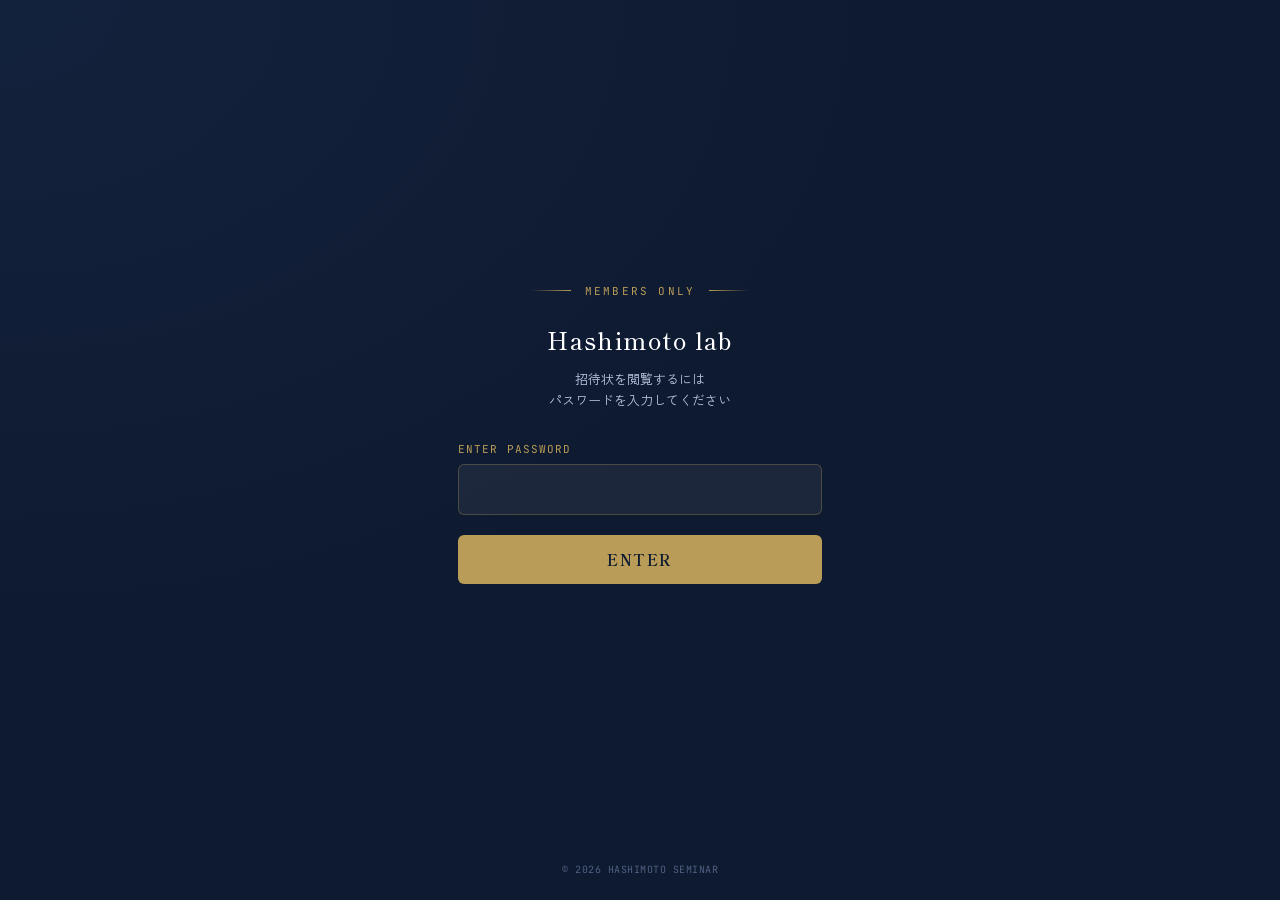
<file: index.html>
<!DOCTYPE html>
<html lang="ja">
<head>
  <meta charset="UTF-8">
  <meta name="viewport" content="width=device-width, initial-scale=1.0">
  <title>Hashimoto lab Blue Banquet & Lounge 2026</title>
  <link href="https://fonts.googleapis.com/css2?family=Shippori+Mincho&family=JetBrains+Mono:wght@400;500&family=Zen+Kaku+Gothic+New:wght@400;500;700&display=swap" rel="stylesheet">
  <style>
    :root {
      --navy-deep:  #0E1A30;
      --paper:      #FAF8F3;
      --blue:       #2C4A7C;
      --blue-deep:  #1B2E4F;
      --blue-pale:  #E7ECF5;
      --gold:       #B99C57;
      --ink:        #16233F;
      --ink-soft:   #5A6690;
      --line:       #D8D2C2;
      --radius:     6px;
    }

    * { box-sizing: border-box; }
    
    body {
      margin: 0;
      padding: 0;
      height: 100vh;
      display: flex;
      align-items: center;
      justify-content: center;
      background-color: var(--navy-deep);
      background-image: 
        radial-gradient(at 0% 0%, rgba(27, 46, 79, 0.4) 0px, transparent 50%),
        radial-gradient(at 100% 100%, rgba(14, 26, 48, 0.8) 0px, transparent 50%);
      font-family: 'Zen Kaku Gothic New', sans-serif;
      color: var(--paper);
      overflow: hidden;
    }

    .gate-container {
      width: 100%;
      max-width: 420px;
      padding: 40px 28px;
      text-align: center;
      position: relative;
    }

    /* 上部の装飾ライン */
    .deco-line {
      display: flex;
      align-items: center;
      justify-content: center;
      gap: 14px;
      margin-bottom: 24px;
    }
    .deco-line .line {
      height: 1px;
      width: 40px;
      background: linear-gradient(90deg, transparent, var(--gold));
    }
    .deco-line .line.right {
      background: linear-gradient(90deg, var(--gold), transparent);
    }
    .deco-line span {
      font-family: 'JetBrains Mono', monospace;
      font-size: 11px;
      letter-spacing: 0.2em;
      color: var(--gold);
    }

    h1 {
      font-family: 'Shippori Mincho', serif;
      font-size: 24px;
      font-weight: 500;
      letter-spacing: 0.06em;
      margin: 0 0 12px;
      color: #fff;
    }

    p.lead {
      font-size: 13px;
      color: #B9C3DE;
      margin: 0 0 32px;
      line-height: 1.6;
    }

    .form-group {
      margin-bottom: 20px;
      text-align: left;
    }

    label {
      display: block;
      font-size: 11px;
      font-family: 'JetBrains Mono', monospace;
      color: var(--gold);
      margin-bottom: 8px;
      letter-spacing: 0.1em;
      text-transform: uppercase;
    }

    input[type="password"] {
      width: 100%;
      padding: 14px 16px;
      font-size: 16px;
      background: rgba(250, 248, 243, 0.06);
      border: 1px solid rgba(185, 156, 87, 0.3);
      border-radius: var(--radius);
      color: #fff;
      font-family: 'JetBrains Mono', monospace;
      transition: all 0.25s ease;
      text-align: center;
      letter-spacing: 0.15em;
    }

    input[type="password"]:focus {
      outline: none;
      border-color: var(--gold);
      background: rgba(250, 248, 243, 0.1);
      box-shadow: 0 0 12px rgba(185, 156, 87, 0.2);
    }

    .btn-submit {
      width: 100%;
      padding: 14px;
      font-family: 'Shippori Mincho', serif;
      font-size: 15px;
      letter-spacing: 0.1em;
      background: var(--gold);
      color: var(--navy-deep);
      border: none;
      border-radius: var(--radius);
      cursor: pointer;
      font-weight: bold;
      transition: all 0.2s ease;
    }

    .btn-submit:hover {
      background: #fff;
      transform: translateY(-1px);
    }

    .error-msg {
      height: 18px;
      margin-top: 14px;
      font-size: 12px;
      color: #ff6b6b;
      opacity: 0;
      transition: opacity 0.2s ease;
    }
    .error-msg.show {
      opacity: 1;
    }

    footer {
      position: absolute;
      bottom: 24px;
      font-family: 'JetBrains Mono', monospace;
      font-size: 10px;
      color: rgba(147, 166, 214, 0.5);
      letter-spacing: 0.05em;
    }
  </style>
</head>
<body>

  <div class="gate-container">
    <div class="deco-line">
      <div class="line"></div>
      <span>MEMBERS ONLY</span>
      <div class="line right"></div>
    </div>

    <h1>Hashimoto lab</h1>
    <p class="lead">招待状を閲覧するには<br>パスワードを入力してください</p>

    <form id="gateForm">
      <div class="form-group">
        <label for="password">Enter Password</label>
        <input type="password" id="password" autocomplete="off" required >
      </div>
      <button type="submit" class="btn-submit">ENTER</button>
      <div id="errorMsg" class="error-msg">パスワードが正しくありません</div>
    </form>
  </div>

  <footer>© 2026 HASHIMOTO SEMINAR</footer>

  <script>
    document.getElementById('gateForm').addEventListener('submit', function(e) {
      e.preventDefault();
      
      const inputPass = document.getElementById('password').value;
      const errorMsg = document.getElementById('errorMsg');
      
      // パスワード判定（要件: hashilab）
      if (inputPass === 'hashilab') {
        errorMsg.classList.remove('show');
        
        // 成功したら「invite.html」にリダイレクト
        // 同一フォルダ内のinvite.htmlに遷移します
        window.location.href = 'invite.html';
      } else {
        // 間違っていたらエラーメッセージを表示して入力欄をクリア
        errorMsg.classList.add('show');
        document.getElementById('password').value = '';
        document.getElementById('password').focus();
      }
    });
  </script>
</body>
</html>
</file>
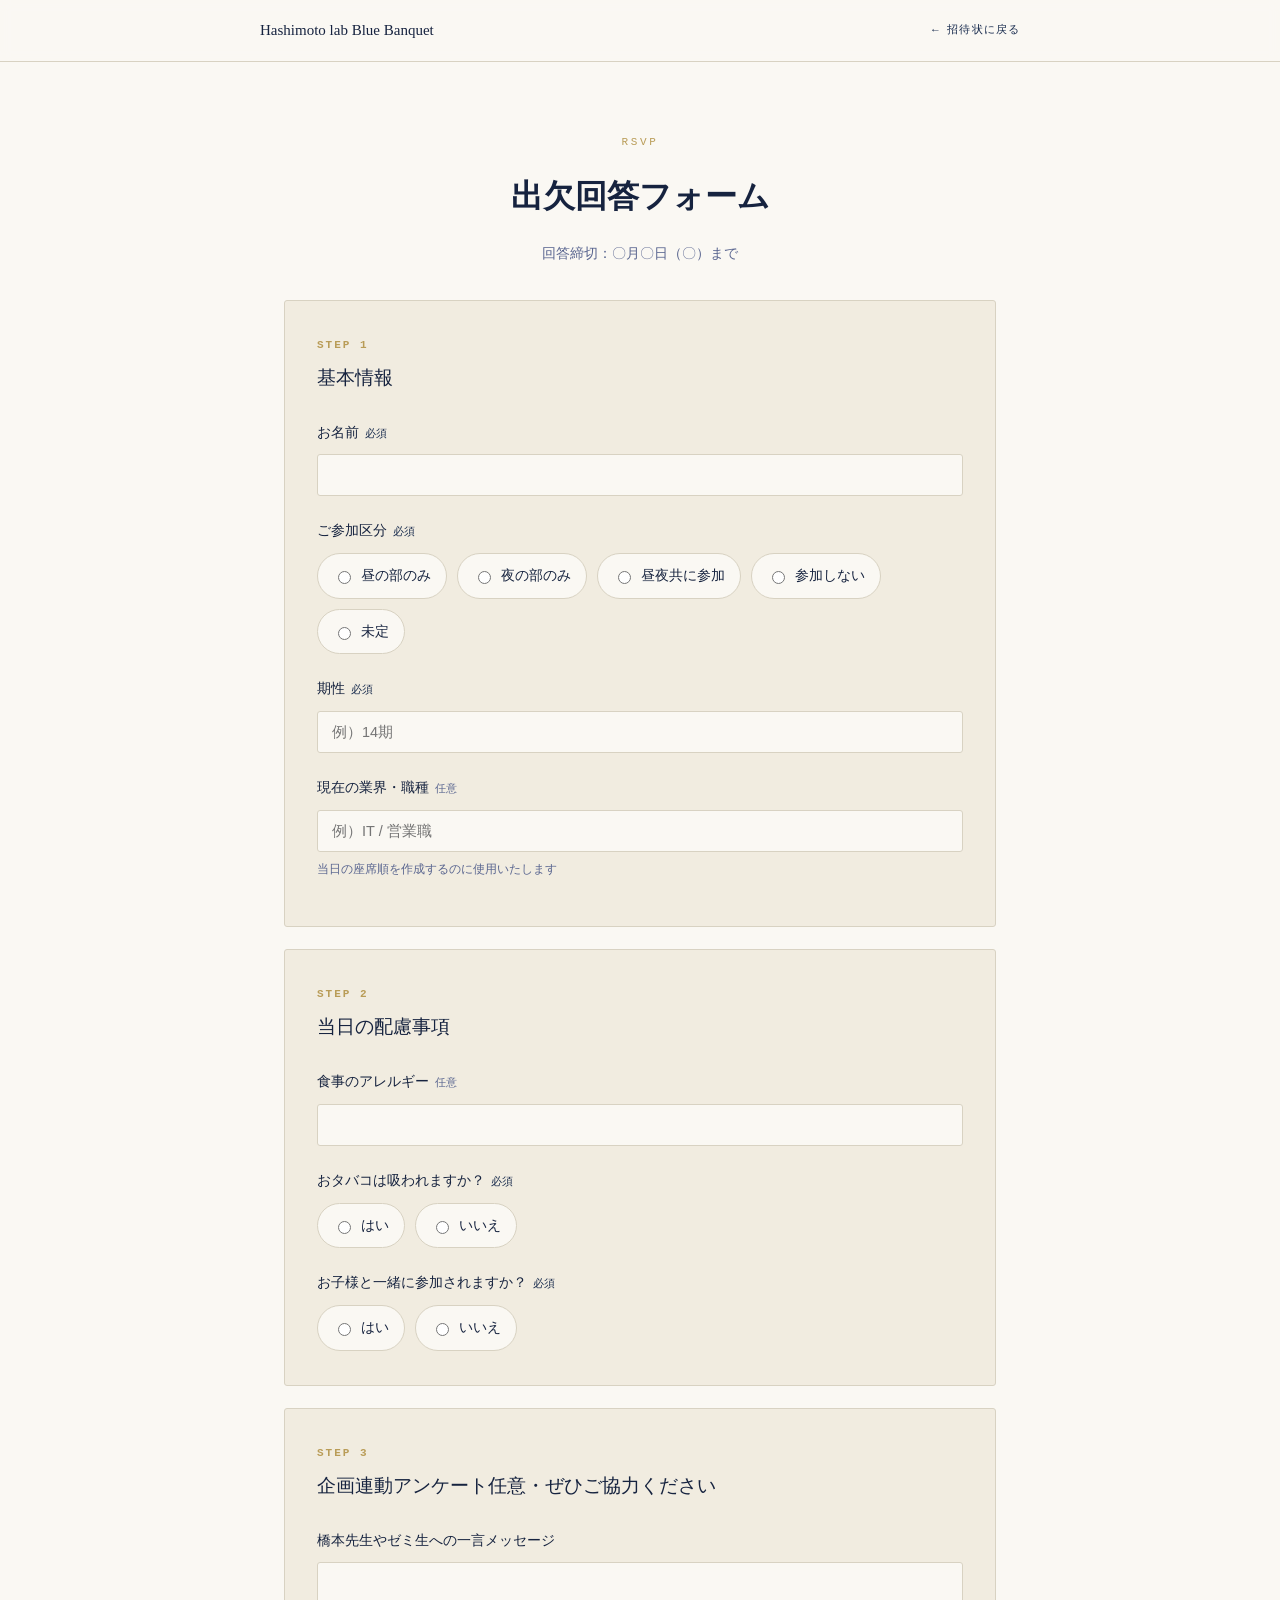
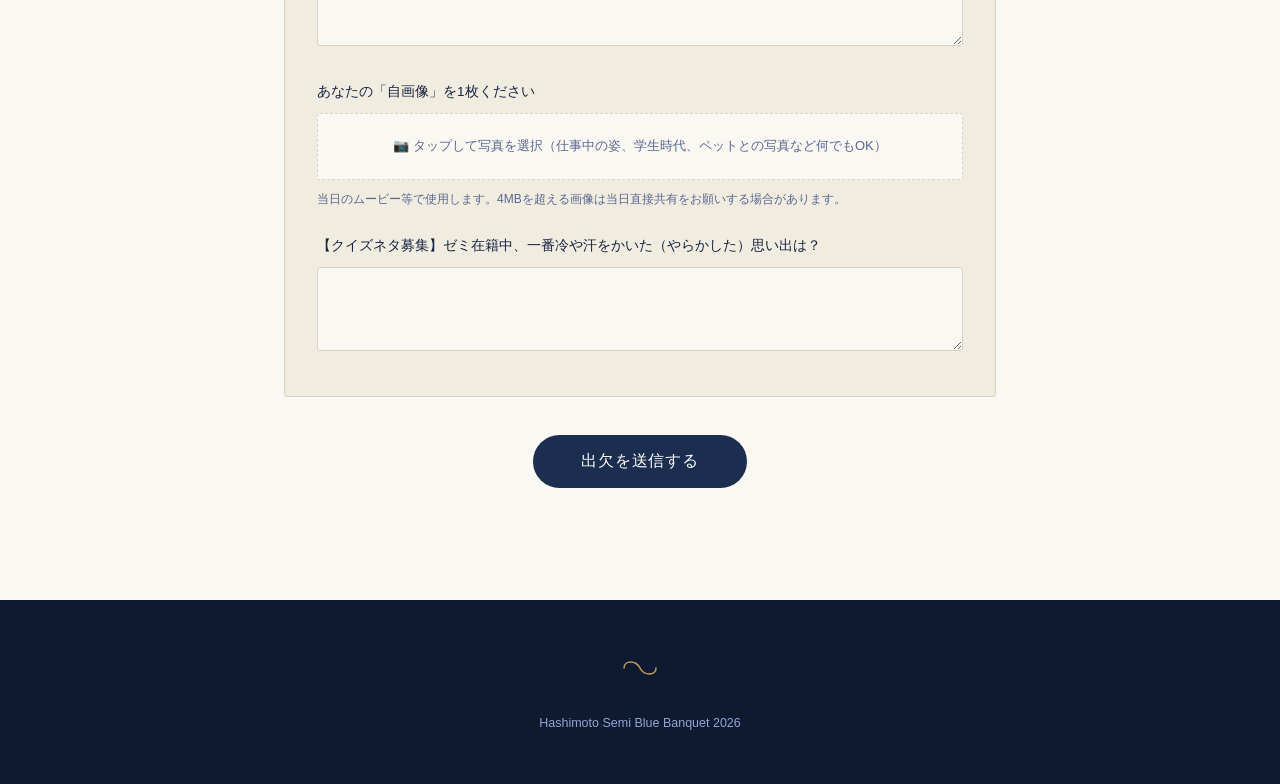
<file: rsvp.html>
<!DOCTYPE html>
<html lang="ja">
<head>
<meta charset="UTF-8">
<meta name="viewport" content="width=device-width, initial-scale=1.0">
<title>出欠回答フォーム | Hashimoto Semi Blue Banquet 2026</title>
<link rel="preconnect" href="https://fonts.googleapis.com">
<!-- ⬇️ 9行目を以下のGoogle Fontsの読み込みコード（本来のコード）に書き換えます -->
<link rel="preconnect" href="https://fonts.gstatic.com" crossorigin>
<link href="https://fonts.googleapis.com/css2?family=Noto+Sans+JP:wght@400;700&display=swap" rel="stylesheet">
<!-- ⬆️ ここまで書き換え -->
<link rel="stylesheet" href="styles.css">
</head>
<body>

<nav class="topnav">
  <div class="wrap">
    <a class="brand" href="index.html">Hashimoto lab Blue Banquet</a>
    <a class="back" href="index.html">← 招待状に戻る</a>
  </div>
</nav>

<div class="rsvp-hero wrap">
  <span class="kicker">RSVP</span>
  <h1 class="display">出欠回答フォーム</h1>
  <p>回答締切：〇月〇日（〇）まで</p>
</div>

<main class="wrap" style="padding-bottom:80px;">

  <form id="rsvpForm" novalidate>

    <div class="form-card">
      <h3>Step 1</h3>
      <div class="step-title">基本情報</div>

      <div class="field">
        <label class="q" for="name">お名前<span class="req">必須</span></label>
        <input type="text" id="name" name="name" required>
      </div>

      <div class="field">
        <label class="q">ご参加区分<span class="req">必須</span></label>
        <div class="radio-group">
          <label><input type="radio" name="attendance" value="昼の部のみ" required>昼の部のみ</label>
          <label><input type="radio" name="attendance" value="夜の部のみ">夜の部のみ</label>
          <label><input type="radio" name="attendance" value="昼夜共に参加">昼夜共に参加</label>
          <label><input type="radio" name="attendance" value="参加しない">参加しない</label>
          <label><input type="radio" name="attendance" value="未定">未定</label>
        </div>
      </div>

      <div class="field">
        <label class="q" for="cohort">期性<span class="req">必須</span></label>
        <input type="text" id="cohort" name="cohort" placeholder="例）14期" required>
      </div>

      <div class="field">
        <label class="q" for="industry">現在の業界・職種<span class="opt">任意</span></label>
        <input type="text" id="industry" name="industry" placeholder="例）IT / 営業職">
        <p class="hint">当日の座席順を作成するのに使用いたします</p>
      </div>
    </div>

    <div class="form-card">
      <h3>Step 2</h3>
      <div class="step-title">当日の配慮事項</div>

      <div class="field">
        <label class="q" for="allergy">食事のアレルギー<span class="opt">任意</span></label>
        <input type="text" id="allergy" name="allergy">
      </div>

      <div class="field">
        <label class="q">おタバコは吸われますか？<span class="req">必須</span></label>
        <div class="radio-group">
          <label><input type="radio" name="smoking" value="はい" required>はい</label>
          <label><input type="radio" name="smoking" value="いいえ">いいえ</label>
        </div>
      </div>

      <div class="field">
        <label class="q">お子様と一緒に参加されますか？<span class="req">必須</span></label>
        <div class="radio-group" id="kidsGroup">
          <label><input type="radio" name="kids" value="はい" required>はい</label>
          <label><input type="radio" name="kids" value="いいえ">いいえ</label>
        </div>
        <div class="sub-field" id="kidsAgeWrap">
          <input type="number" id="kidsAge" min="0" max="18" placeholder="お子様の年齢">
        </div>
      </div>
    </div>

    <div class="form-card">
      <h3>Step 3</h3>
      <div class="step-title">企画連動アンケート<span class="opt">任意・ぜひご協力ください</span></div>

      <div class="field">
        <label class="q" for="msgToSensei">橋本先生やゼミ生への一言メッセージ</label>
        <textarea id="msgToSensei"></textarea>
      </div>

      <div class="field">
        <label class="q">あなたの「自画像」を1枚ください</label>
        <label class="file-drop" for="photo">
          📷 タップして写真を選択（仕事中の姿、学生時代、ペットとの写真など何でもOK）
          <input type="file" id="photo" accept="image/*">
        </label>
        <div class="file-name" id="photoName"></div>
        <p class="hint">当日のムービー等で使用します。4MBを超える画像は当日直接共有をお願いする場合があります。</p>
      </div>

      <div class="field">
        <label class="q" for="quiz">【クイズネタ募集】ゼミ在籍中、一番冷や汗をかいた（やらかした）思い出は？</label>
        <textarea id="quiz"></textarea>
      </div>
    </div>

    <div class="submit-row">
      <button type="submit" class="submit" id="submitBtn">出欠を送信する</button>
      <div class="submit-status" id="submitStatus"></div>
    </div>
  </form>

  <div class="thanks" id="thanksBox">
    <div class="display">ご回答ありがとうございました！</div>
    <p>当日、青いワンポイントを身につけて会場でお会いしましょう。</p>
    <a class="btn" href="index.html">招待状に戻る</a>
  </div>

</main>

<footer>
  <svg class="knot" width="40" height="24" viewBox="0 0 40 24" aria-hidden="true">
    <path d="M4 12 C 4 4, 16 4, 20 12 C 24 20, 36 20, 36 12" stroke="#B99C57" stroke-width="1.6" fill="none" stroke-linecap="round"/>
  </svg>
  <p>Hashimoto Semi Blue Banquet 2026</p>
</footer>

<script src="rsvp.js"></script>
</body>
</html>
</file>
<file: styles.css>
/* ===================================================================
   Hashimoto Semi OB/OG Reunion — shared stylesheet
   =================================================================== */

:root{
  --paper:      #FAF8F3;
  --paper-2:    #F1ECE0;
  --ink:        #16233F;
  --ink-soft:   #5A6690;
  --blue:       #2C4A7C;
  --blue-deep:  #1B2E4F;
  --blue-pale:  #E7ECF5;
  --gold:       #B99C57;
  --navy-deep:  #0E1A30;
  --line:       #D8D2C2;
  --radius:     3px;
}

*{ box-sizing:border-box; }
html{ scroll-behavior:smooth; }
body{
  margin:0;
  background:var(--paper);
  color:var(--ink);
  font-family:'Zen Kaku Gothic New', sans-serif;
  line-height:1.9;
  -webkit-font-smoothing:antialiased;
}
.display{ font-family:'Shippori Mincho', serif; }
.mono{ font-family:'JetBrains Mono', monospace; letter-spacing:0.04em; }

/* @media (prefers-reduced-motion: reduce){
  *{ animation-duration:0.01ms !important; animation-iteration-count:1 !important; transition-duration:0.01ms !important; }
} */

a{ color:var(--blue-deep); }
:focus-visible{ outline:2px solid var(--blue); outline-offset:3px; }

.wrap{ max-width:760px; margin:0 auto; padding:0 24px; position:relative; z-index:1; }

/* ---------- top nav (rsvp page) ---------- */
.topnav{
  position:sticky; top:0; z-index:20;
  background:rgba(250,248,243,0.92);
  backdrop-filter:blur(6px);
  border-bottom:1px solid var(--line);
  padding:16px 24px;
}
.topnav .wrap{ display:flex; align-items:center; justify-content:space-between; padding:0; }
.topnav .brand{ font-family:'Shippori Mincho', serif; font-size:15px; color:var(--ink); text-decoration:none; }
.topnav .back{ font-family:'JetBrains Mono', monospace; font-size:11px; letter-spacing:0.1em; color:var(--blue-deep); text-decoration:none; }
.topnav .back:hover{ text-decoration:underline; }

/* ---------- flourish divider ---------- */
.flourish{ display:flex; align-items:center; justify-content:center; gap:14px; margin:0 0 30px; }
.flourish .stem{ height:1px; width:56px; background:linear-gradient(90deg, transparent, var(--gold)); }
.flourish .stem.right{ background:linear-gradient(90deg, var(--gold), transparent); }
.flourish svg{ opacity:.85; }

/* ---------- hero ---------- */
.hero{
  position:relative;
  overflow:hidden;
  min-height:88vh;
  display:flex;
  align-items:center;
  justify-content:center;
  text-align:center;
  background:var(--navy-deep);
}
.hero-gallery{
  position:absolute; inset:0;
  display:flex; flex-direction:column;
  justify-content:space-between;
  gap:14px;
  padding:14px 0;
  z-index:0;
}
.hero-row{
  display:flex; gap:14px;
  will-change:transform;
  width: max-content;
}
.hero-row img{
  width:340px; height:220px;
  object-fit:cover;
  flex:none;
  filter:grayscale(55%) brightness(0.9) contrast(1.05);
  border-radius:var(--radius);
}
/* アニメーションの秒数と方向を設定 */
.hero-row.row-a { 
  animation: driftLeft 25s linear infinite; 
}
.hero-row.row-b { 
  /* direction: reverse を使うことで、同じ0スタートでも「右から左」へ逆向きに流せます */
  animation: driftLeft 25s linear infinite reverse; 
}

/* キーフレームはこれ1つに統一します！ */
@keyframes driftLeft { 
  from { transform: translateX(0); } 
  to { transform: translateX(-50%); } 
}
.hero-overlay{
  position:absolute; inset:0;
  background:
    linear-gradient(180deg, rgba(14,26,48,0.72) 0%, rgba(14,26,48,0.55) 40%, rgba(14,26,48,0.86) 100%),
    linear-gradient(90deg, rgba(27,46,79,0.35), rgba(27,46,79,0.35));
  z-index:1;
}
.hero-content{ position:relative; z-index:2; color:#F5F3EC; padding:0 24px; }
.hero .eyebrow{
  display:inline-flex; align-items:center; gap:10px;
  font-family:'JetBrains Mono', monospace;
  font-size:11px; letter-spacing:0.32em;
  color:var(--gold);
  margin-bottom:26px;
  opacity:0; animation:rise .9s ease forwards .5s;
}
.eyebrow::before,.eyebrow::after{ content:""; width:28px; height:1px; background:var(--gold); opacity:.8; }
.hero h1{
  font-size:clamp(32px,6vw,54px);
  line-height:1.3;
  margin:0 0 20px;
  font-weight:700;
  opacity:0; animation:rise .9s ease forwards .10s;
}
.hero h1 .accent{ color:#C9D6EE; }
.hero .sub{
  font-size:14.5px;
  letter-spacing:0.08em;
  color:#C9D2E8;
  opacity:0; animation:rise .9s ease forwards .5s;
}
.hero .hero-actions{
  margin-top:44px;
  opacity:0; animation:rise .9s ease forwards .7s;
}
@keyframes rise{ from{ opacity:0; transform:translateY(16px);} to{ opacity:1; transform:translateY(0);} }

.btn{
  font-family:'Shippori Mincho', serif;
  font-size:15px;
  letter-spacing:0.08em;
  padding:15px 42px;
  border-radius:100px;
  border:1px solid var(--gold);
  color:#F5F3EC;
  background:transparent;
  text-decoration:none;
  display:inline-block;
  transition:background .2s ease, color .2s ease, transform .2s ease;
}
.btn:hover{ background:var(--gold); color:var(--navy-deep); transform:translateY(-1px); }
.btn.solid{
  background:var(--blue-deep);
  border-color:var(--blue-deep);
  color:#F5F3EC;
}
.btn.solid:hover{ background:var(--blue); border-color:var(--blue); color:#fff; }

/* ---------- section shell ---------- */
section{ position:relative; padding:76px 0; }
.kicker{
  font-family:'JetBrains Mono', monospace;
  font-size:11px; letter-spacing:0.24em;
  color:var(--gold);
  display:block; text-align:center;
  margin-bottom:10px;
}
h2{
  font-family:'Shippori Mincho', serif;
  font-size:clamp(22px,3.4vw,28px);
  margin:0 0 6px;
  text-align:center;
}
.section-lead{
  text-align:center;
  color:var(--ink-soft);
  font-size:13.5px;
  margin:0 0 40px;
}

/* ---------- letter ---------- */
.letter{
  background:var(--paper-2);
  border:1px solid var(--line);
  border-radius:var(--radius);
  padding:44px 40px;
  position:relative;
}

.letter color_blue{
  color: blue;
}

.letter::before{
  content:"";
  position:absolute; left:0; top:30px; bottom:30px; width:3px;
  background:linear-gradient(180deg, var(--gold), var(--blue));
  opacity:0.7;
}
.letter p{ margin:0 0 18px; font-size:15.5px; color:var(--ink); }
.letter p:last-child{ margin-bottom:0; }
.letter .signoff{ color:var(--ink-soft); font-size:14px; margin-top:6px; font-style:italic; }

/* ---------- moving memories gallery ---------- */
.memories{ padding-left:0; padding-right:0; }
.memories .wrap{ max-width:none; padding:0; }
.memories .section-head{ max-width:760px; margin:0 auto 36px; padding:0 24px; }
.film {
  overflow-x: auto; 
  padding: 14px 0;
  width: 100%; /* 👈 画面幅にきっちり収めます */
  box-sizing: border-box; /* 👈 paddingによるはみ出しを防ぎます */
  
  -webkit-overflow-scrolling: touch; 
  scrollbar-width: none; 
}
.film::-webkit-scrollbar {
  display: none; 
}
.film::-webkit-scrollbar {
  display: none; /* Safari, Chrome用 */
}

.film-row {
  display: flex; 
  gap: 18px;
  width: max-content;
  /* 左右に余白を作って、最初と最後の写真が見切れるのを防ぎます */
  padding: 0 24px; 
}

.film-row img {
  width: 360px;   
  height: 240px;  
  object-fit: cover;
  flex: none; /* 👈 写真が画面幅に潰されるのを防ぎ、360pxをキープします */
  border-radius: var(--radius);
  filter: grayscale(45%) contrast(1.03) brightness(0.96);
  box-shadow: 0 10px 24px -14px rgba(14,26,48,0.4);
}

/* ---------- info list ---------- */
.info-list{
  border-top:1px solid var(--line);
}
.info-row{
  display:grid;
  grid-template-columns:130px 1fr;
  gap:18px;
  padding:20px 4px;
  border-bottom:1px solid var(--line);
  align-items:baseline;
}
.info-row .k{
  font-family:'JetBrains Mono', monospace;
  font-size:11px; letter-spacing:0.14em;
  color:var(--gold);
}
.info-row .v{ font-size:14.5px; }
.info-row .v strong{ color:var(--blue-deep); }
.info-note{
  margin-top:20px;
  padding:18px 20px;
  background:var(--blue-pale);
  border-radius:var(--radius);
  font-size:13px;
  color:var(--ink-soft);
  display:flex; gap:10px; align-items:flex-start;
}
.info-note b{ color:var(--ink); }

/* ---------- cta band ---------- */
.cta-band{
  text-align:center;
  background:var(--navy-deep);
  color:#F5F3EC;
  padding:80px 24px;
}
.cta-band .display{ font-size:22px; margin-bottom:10px; }
.cta-band p{ color:#B9C3DE; font-size:13.5px; margin:0 0 32px; }

/* ---------- form (rsvp page) ---------- */
.rsvp-hero{
  text-align:center;
  padding:70px 24px 20px;
}
.rsvp-hero .kicker{ margin-bottom:14px; }
.rsvp-hero h1{
  font-family:'Shippori Mincho', serif;
  font-size:clamp(24px,4vw,32px);
  margin:0 0 12px;
}
.rsvp-hero p{ color:var(--ink-soft); font-size:13.5px; }

.form-card{
  background:var(--paper-2);
  border:1px solid var(--line);
  border-radius:var(--radius);
  padding:34px 32px;
  margin-bottom:22px;
}
.form-card h3{
  font-family:'JetBrains Mono', monospace;
  font-size:11px; letter-spacing:0.18em;
  color:var(--gold);
  margin:0 0 4px;
  text-transform:uppercase;
}
.form-card .step-title{
  font-family:'Shippori Mincho', serif;
  font-size:19px;
  margin:2px 0 24px;
}
.field{ margin-bottom:22px; }
.field:last-child{ margin-bottom:0; }
.field label.q{
  display:block; font-size:13.5px; font-weight:500;
  margin-bottom:9px; color:var(--ink);
}
.field label.q .req{ color:var(--blue-deep); font-size:11px; margin-left:6px; font-family:'JetBrains Mono',monospace; }
.field label.q .opt{ color:var(--ink-soft); font-size:11px; margin-left:6px; font-family:'JetBrains Mono',monospace; }
.field input[type=text],
.field input[type=number],
.field textarea{
  width:100%;
  font-family:inherit;
  font-size:14.5px;
  padding:12px 14px;
  border:1px solid var(--line);
  background:var(--paper);
  border-radius:var(--radius);
  color:var(--ink);
}
.field textarea{ resize:vertical; min-height:84px; }
.field input:focus, .field textarea:focus{ border-color:var(--blue); }
.radio-group{ display:flex; flex-wrap:wrap; gap:10px; }
.radio-group label{
  display:flex; align-items:center; gap:7px;
  font-size:13.5px;
  padding:9px 15px;
  border:1px solid var(--line);
  border-radius:100px;
  cursor:pointer;
  background:var(--paper);
  transition:border-color .15s, background .15s;
}
.radio-group input{ accent-color:var(--blue); }
.radio-group label:has(input:checked){
  border-color:var(--blue);
  background:var(--blue-pale);
  color:var(--blue-deep);
}
.sub-field{ margin-top:10px; display:none; }
.sub-field.show{ display:block; }

.file-drop{
  border:1px dashed var(--line);
  border-radius:var(--radius);
  padding:20px;
  text-align:center;
  background:var(--paper);
  font-size:13px;
  color:var(--ink-soft);
  cursor:pointer;
  display:block;
}
.file-drop:hover{ border-color:var(--blue); }
.file-drop input{ display:none; }
.file-name{ margin-top:8px; font-size:12.5px; color:var(--blue-deep); font-family:'JetBrains Mono',monospace; }

.hint{ font-size:12px; color:var(--ink-soft); margin-top:6px; }

.submit-row{ text-align:center; margin-top:38px; }
button.submit{
  font-family:'Shippori Mincho', serif;
  font-size:16px; letter-spacing:0.06em;
  padding:16px 48px;
  background:var(--blue-deep);
  color:#fff; border:none; border-radius:100px;
  cursor:pointer;
  transition:transform .15s ease, background .15s ease;
}
button.submit:hover{ background:var(--blue); transform:translateY(-1px); }
button.submit:disabled{ opacity:.6; cursor:default; transform:none; }
.submit-status{ margin-top:14px; font-size:13px; color:var(--ink-soft); min-height:18px; }

.thanks{
  text-align:center;
  padding:64px 32px;
  background:var(--blue-pale);
  border-radius:var(--radius);
  display:none;
}
.thanks.show{ display:block; }
.thanks .display{ font-size:24px; margin-bottom:12px; }
.thanks p{ color:var(--ink-soft); font-size:14px; }
.thanks .btn{ margin-top:26px; border-color:var(--blue-deep); color:var(--blue-deep); }
.thanks .btn:hover{ background:var(--blue-deep); color:#fff; }

/* ---------- footer ---------- */
footer{
  background:var(--navy-deep);
  color:#EAF0FF;
  text-align:center;
  padding:56px 24px 44px;
}
footer .knot{ margin-bottom:18px; }
footer .display{ font-size:18px; margin-bottom:10px; }
footer p{ font-size:12.5px; color:#93A6D6; margin:4px 0; }

::selection{ background:var(--blue); color:#fff; }


@media (max-width:600px){
  .hero-row img{ width:220px; height:150px; }
  .film-row img{ width:190px; height:250px; }
  .info-row{ grid-template-columns:1fr; gap:4px; }
}
</file>
